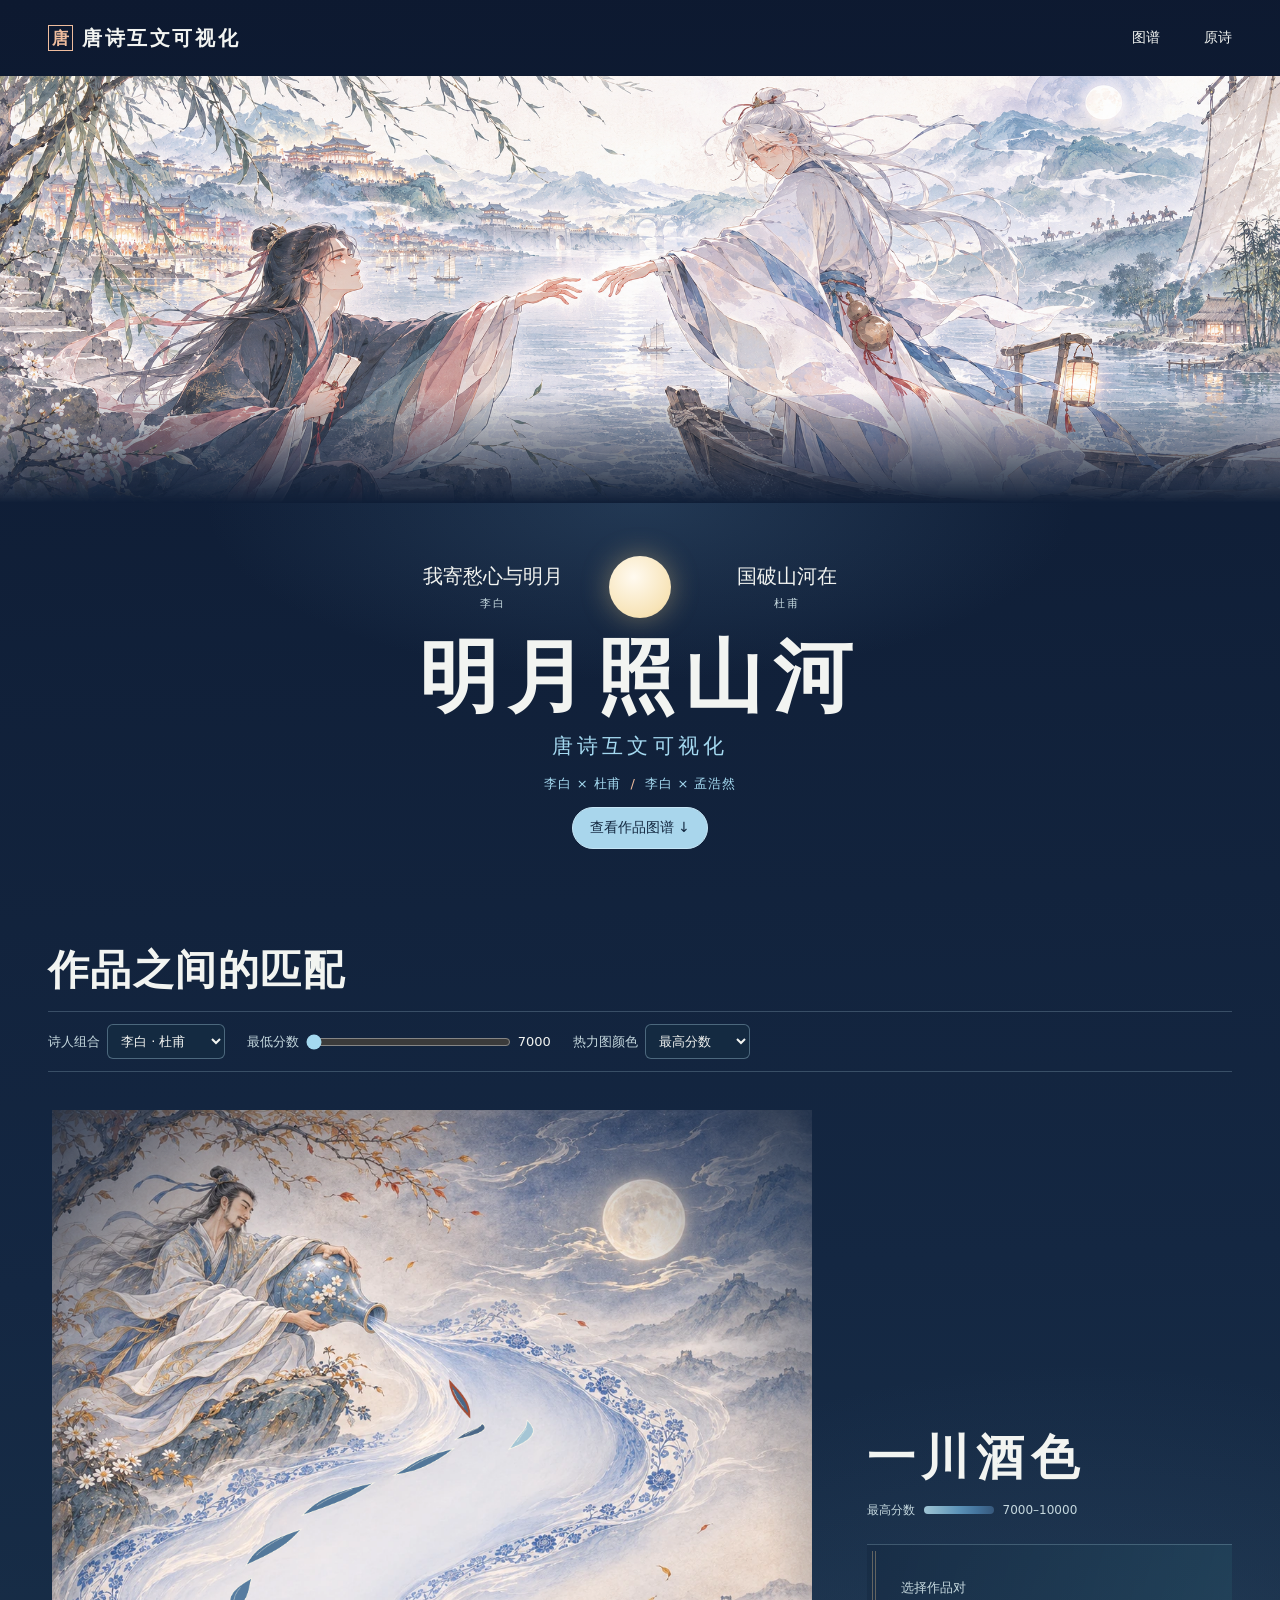
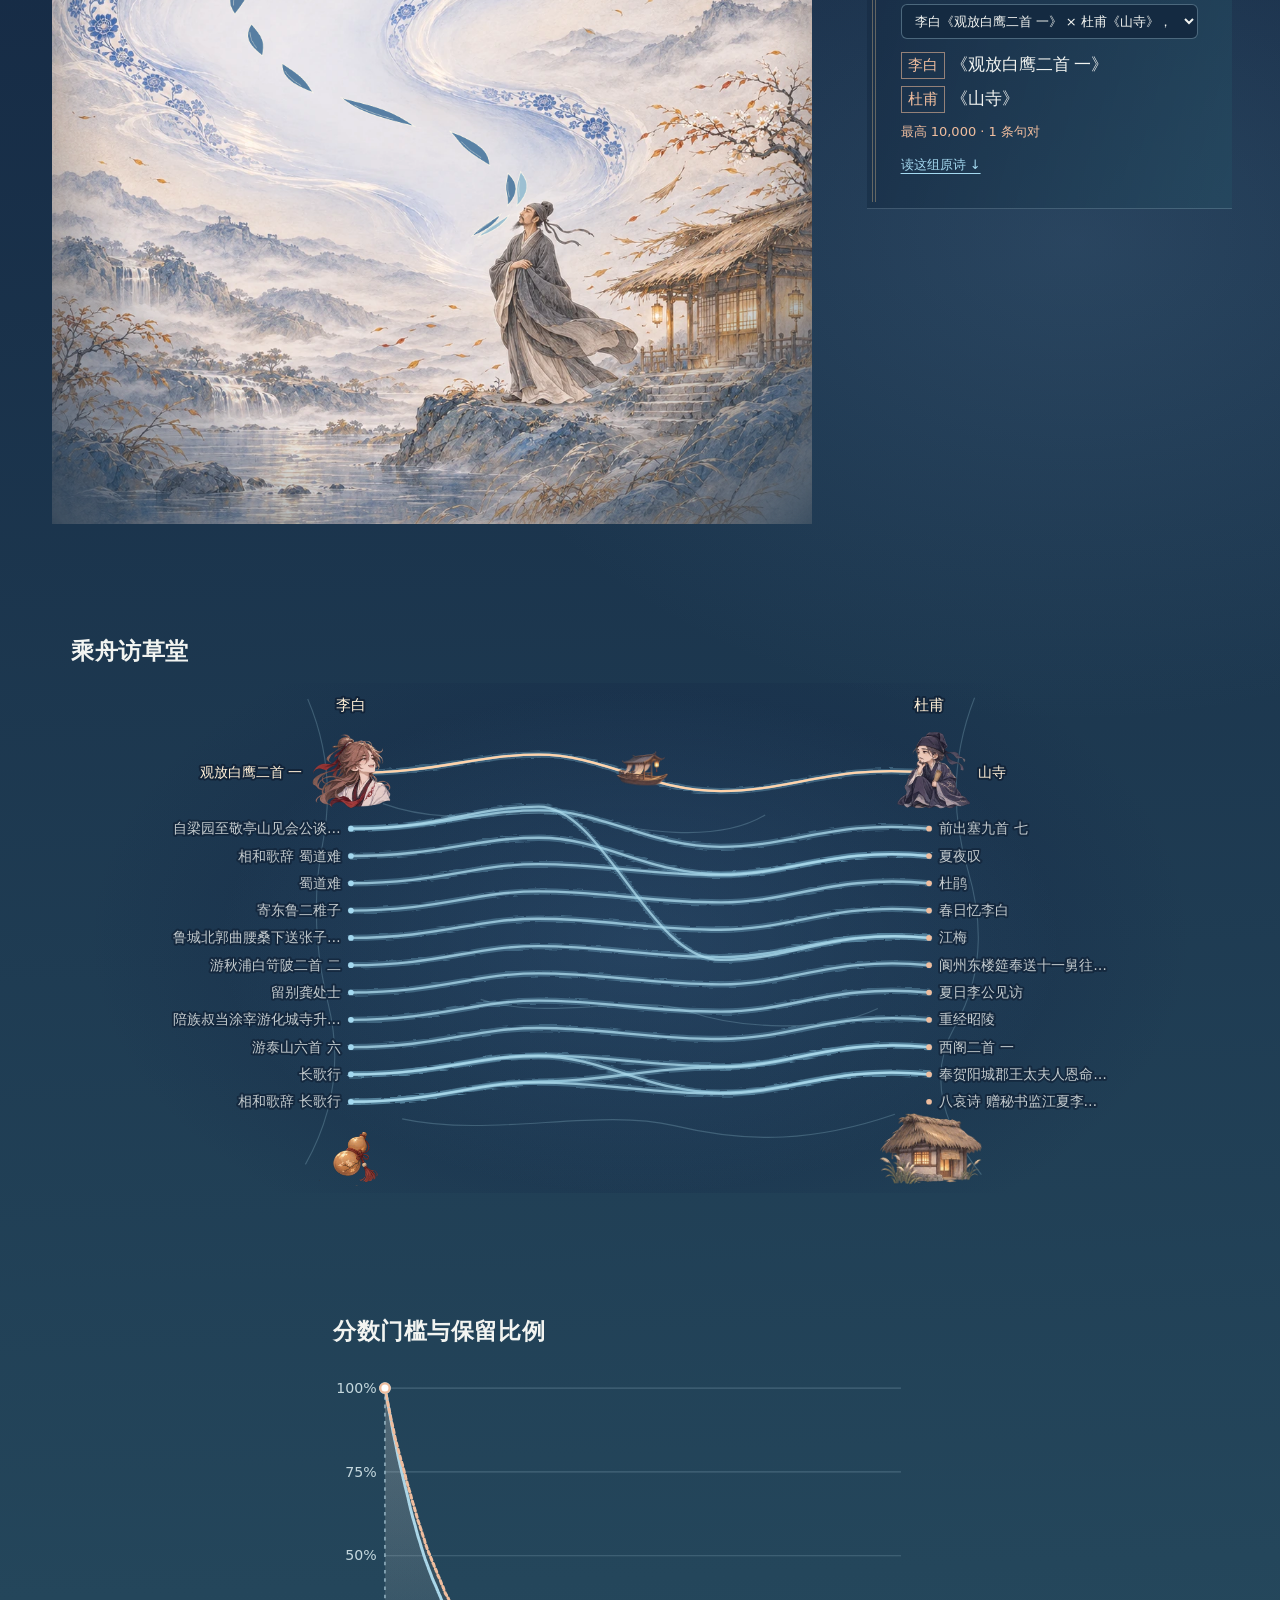
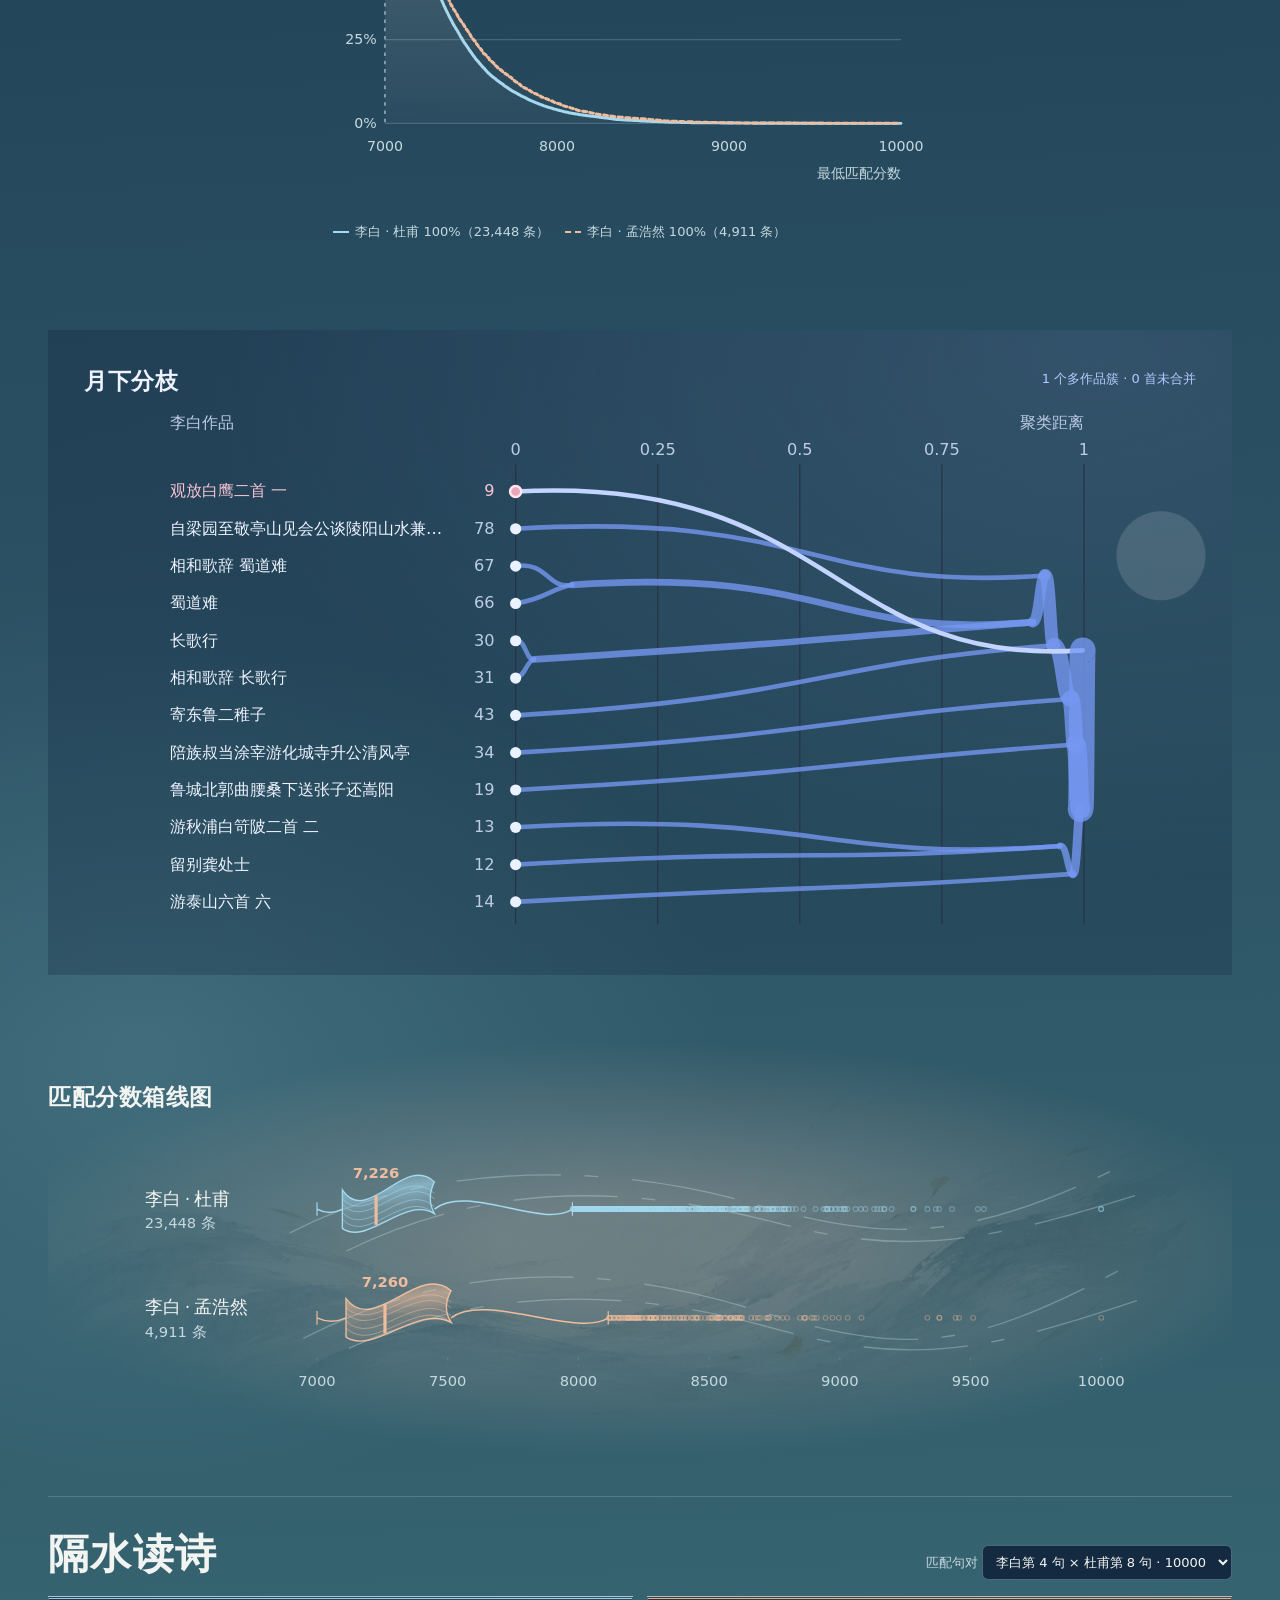
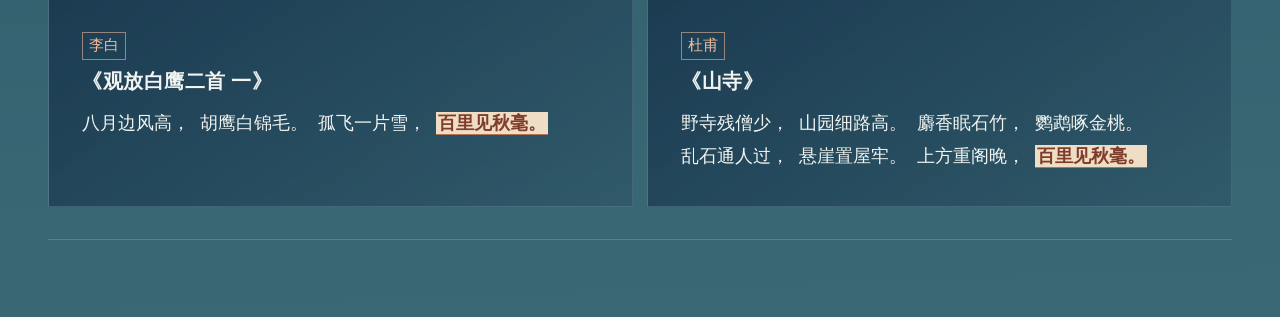
<file: docs/index.html>
<!doctype html>
<html lang="zh-CN" data-runtime="static">
<head>
  <meta charset="utf-8">
  <meta name="viewport" content="width=device-width, initial-scale=1">
  <meta name="theme-color" content="#101d36">
  <title>唐诗互文可视化</title>
  <link rel="stylesheet" href="./style.css">
  <script defer src="./app.js"></script>
</head>
<body>
  <a class="skip-link" href="#main">跳到正文</a>
  <nav class="site-nav wrap" aria-label="页面导航">
    <a class="wordmark" href="#top"><span class="site-seal" aria-hidden="true">唐</span>唐诗互文可视化</a>
    <div class="nav-links">
      <a class="nav-create" href="#create">二创</a>
      <a href="#relations">图谱</a>
      <a href="#poems">原诗</a>
    </div>
  </nav>
  <header id="top" class="masthead">
    <div class="hero-copy">
      <div class="hero-verses">
        <blockquote>我寄愁心与明月<cite title="闻王昌龄左迁龙标遥有此寄">李白</cite></blockquote>
        <div class="hero-moon" aria-hidden="true"></div>
        <blockquote>国破山河在<cite title="春望">杜甫</cite></blockquote>
      </div>
      <h1>明月照山河<span>唐诗互文可视化</span></h1>
      <p class="hero-poets">李白 × 杜甫 <span aria-hidden="true">/</span> 李白 × 孟浩然</p>
      <a class="action" href="#create">开始二创 <span aria-hidden="true">↓</span></a>
    </div>
    <figure class="hero-art">
      <img src="./cover.png" alt="唐风插画，两人在月下的江面上隔着船岸伸手相望" width="2172" height="724" fetchpriority="high">
    </figure>
  </header>
  <main id="main" class="wrap">
    <p id="startup" role="status">正在读取匹配数据…</p>
    <div id="workspace" hidden>
      <section id="create" class="section" aria-labelledby="create-title">
        <div class="create-layout">
          <aside class="create-context">
            <h2 id="create-title">月下题笺</h2>
            <label class="create-group">诗人组合
              <select id="create-group"><option value="du">李白 · 杜甫</option><option value="meng">李白 · 孟浩然</option></select>
            </label>
            <div id="seed">从上方选取诗句素材。</div>
            <div class="seed-actions">
              <button id="next-pair" class="secondary-action" type="button" disabled>换一组诗句 ↻</button>
              <a class="change-seed" href="#poems">读原诗 ↓</a>
            </div>
            <span id="api-status" class="status"></span>
          </aside>
          <form id="generate">
            <div class="controls">
              <label>创作方式 <select id="mode"><option value="text">历史题材短篇</option><option value="image">场景插图</option></select></label>
              <label id="upload" hidden>参考图（可选） <input id="reference" type="file" accept="image/png,image/jpeg,image/webp"></label>
            </div>
            <label class="idea">创作灵感 <textarea id="idea" required maxlength="2000" rows="3" placeholder="如：让两位诗人隔着不同年代望见同一只白鹰，以旅人视角写一段短篇。"></textarea></label>
            <div class="prompt-options" role="group" aria-label="灵感示例">
              <button class="secondary-action" type="button" data-idea="让两位诗人在同一轮明月下隔水相望，把选中的诗句融入重逢场景。">月下相逢</button>
              <button class="secondary-action" type="button" data-idea="以秋风中的茅屋为场景，借选中诗句的意象表现一夜风雨。">秋风过茅屋</button>
              <button class="secondary-action" type="button" data-idea="以旅人视角描绘一次江上夜航，把两句诗的意象带入沿岸风景。">江上夜航</button>
            </div>
            <label id="passcode-field" hidden>二创口令 <input id="generation-passcode" type="password" autocomplete="off"></label>
            <button id="submit" type="submit">落笔 · 生成二创</button>
            <p id="generation-state" role="status" class="note"></p>
            <div id="result"></div>
          </form>
        </div>
      </section>
      <section id="relations" class="section" aria-labelledby="relation-title">
        <div class="section-head">
          <h2 id="relation-title">作品之间的匹配</h2>
        </div>
        <div class="controls filter-bar">
          <label>诗人组合
            <select id="group"><option value="du">李白 · 杜甫</option><option value="meng">李白 · 孟浩然</option></select>
          </label>
          <label class="score-control">最低分数 <input id="threshold" type="range" min="7000" max="10000" step="1" value="7000"> <output id="cut" for="threshold">7000</output></label>
          <label>热力图颜色 <select id="metric"><option value="max">最高分数</option><option value="count">匹配句对数</option></select></label>
        </div>
        <article class="heat-scene">
          <div id="heat" role="region" aria-label="酒流热力图">
            <img class="heat-art" src="./wine-scroll.webp" alt="同一轮明月下，李白在山崖倾酒，杜甫立在秋风中的茅屋前遥望" width="1086" height="1448">
            <canvas id="heat-canvas" width="1086" height="1448" aria-hidden="true"></canvas>
            <p id="heat-hover" hidden aria-hidden="true"></p>
          </div>
          <div class="heat-reading">
            <div>
              <h3>一川酒色</h3>
              <div id="heat-scale"></div>
            </div>
            <div class="heat-selection">
              <label class="heat-picker">选择作品对 <select id="heat-pair"></select></label>
              <div id="heat-selected" aria-live="polite"></div>
              <a id="heat-read-link" href="#poems">读这组原诗 ↓</a>
            </div>
          </div>
        </article>
        <div class="wind-section">
          <article class="panel autumn-wind">
            <h3 id="network-title">乘舟访草堂</h3>
            <div class="chart boat-window" tabindex="0" role="region" aria-label="作品关系网络，可横向滚动">
              <div class="boat-stage">
                <div id="network"></div>
              </div>
            </div>
          </article>
          <article class="panel wind-distribution">
            <h3>分数门槛与保留比例</h3>
            <div id="retention" class="chart" tabindex="0" role="region" aria-label="分数门槛折线图，可横向滚动"></div>
            <p id="retention-summary" class="note retention-summary"></p>
          </article>
        </div>
        <article class="cluster-panel">
          <div class="cluster-head">
            <h3>月下分枝</h3>
            <div id="cluster-count"></div>
          </div>
          <div id="cluster" class="chart"></div>
        </article>
        <div class="distribution wind-sheet" aria-labelledby="distribution-title">
          <img class="box-backdrop" src="./autumn-wind.webp" alt="" width="1200" height="800">
          <div class="section-head">
            <h3 id="distribution-title">匹配分数箱线图</h3>
          </div>
          <div class="distribution-chart">
            <div id="boxes" class="chart"></div>
          </div>
        </div>
      </section>
      <section id="poems" class="section" aria-labelledby="reading-title">
        <div class="section-head">
          <h2 id="reading-title">隔水读诗</h2>
          <label>匹配句对 <select id="match" aria-label="选择匹配句对"></select></label>
        </div>
        <div id="reading" class="reading-grid" aria-live="polite"></div>
      </section>
    </div>
  </main>
</body>
</html>
</file>
<file: docs/style.css>
:root {
  color-scheme: dark;
  --paper: #0d1930;
  --ink: #f2f4f1;
  --dim: #c5d8de;
  --line: #adcbd940;
  --blue: #a4d9f0;
  --rose: #efbd9e;
  --gold: #ecd1a0;
  --serif: "Songti SC", "Noto Serif CJK SC", STSong, serif;
  font-family: "PingFang SC", "Microsoft YaHei", system-ui, sans-serif;
  color: var(--ink);
  background: var(--paper);
}

* { box-sizing: border-box; }
[hidden] { display: none !important; }
html { scroll-behavior: smooth; }
body {
  margin: 0;
  background:
    radial-gradient(ellipse 55rem 40rem at 84% 36%, #658eae38, transparent 75%),
    radial-gradient(ellipse 48rem 37rem at 11% 83%, #77adba3b, transparent 76%),
    linear-gradient(178deg, var(--paper), #142742 25%, #24465b 62%, #3a6975 100%);
  min-height: 100vh;
  padding-bottom: clamp(32px, 6vw, 80px);
}
a { color: inherit; }
:focus-visible { outline: 2px solid var(--rose); outline-offset: 4px; }
.skip-link { position: fixed; inset: 8px auto auto 8px; z-index: 2; padding: 12px; background: var(--paper); transform: translateY(-150%); }
.skip-link:focus { transform: none; }
.wrap { width: min(1250px, calc(100% - 96px)); margin-inline: auto; }

.site-nav {
  display: flex;
  align-items: center;
  justify-content: space-between;
  gap: 16px;
  min-height: 76px;
  padding-block: 12px;
}
.site-nav a, .action { text-decoration: none; }
.wordmark { display: flex; align-items: center; gap: 9px; font: 700 20px var(--serif); letter-spacing: .13em; white-space: nowrap; }
.site-seal { display: inline-grid; place-items: center; width: 25px; height: 26px; border: 1px solid var(--rose); color: var(--rose); font: 700 17px var(--serif); letter-spacing: 0; }
.nav-links { display: flex; align-items: center; gap: clamp(16px, 3.5vw, 44px); font-size: 14px; }
.nav-links a:hover { color: var(--rose); }
.nav-create { padding: 7px 14px; border: 1px solid #bcc9dc; border-radius: 999px; }

.masthead {
  display: grid;
  width: min(1800px, 100%);
  margin-inline: auto;
}
.hero-copy {
  grid-area: 2 / 1;
  display: flex;
  flex-direction: column;
  align-items: center;
  text-align: center;
  padding: clamp(26px, 4.2vw, 56px) 16px clamp(30px, 5vw, 66px);
  background: radial-gradient(ellipse 32rem 13rem at 50% 0%, #4a6f9052, transparent 85%);
}
.hero-poets { color: var(--blue); letter-spacing: .07em; font-size: 13px; }
.hero-poets span { color: var(--rose); margin-inline: 4px; }
.hero-verses { display: grid; grid-template-columns: 1fr auto 1fr; align-items: center; gap: clamp(12px, 3.6vw, 46px); }
.hero-verses blockquote { margin: 0; font: clamp(13px, 1.6vw, 21px)/1.45 var(--serif); color: var(--ink); }
cite { font-style: normal; }
.hero-verses cite { display: block; margin-top: 4px; color: var(--dim); font: 11px/1.5 system-ui, sans-serif; letter-spacing: .15em; }
.hero-moon {
  width: clamp(29px, 5vw, 62px);
  aspect-ratio: 1;
  border-radius: 50%;
  background: radial-gradient(circle at 40% 34%, #fffaf0 0, #f7e3b6 72%, #e7c388 100%);
  box-shadow: 0 0 28px #eac8836c;
}
h1, h2, h3 { font-family: var(--serif); margin: 0; }
h1 { font-size: clamp(40px, 6.2vw, 86px); line-height: 1.08; letter-spacing: .12em; margin-block: 17px 9px; }
h1 span { display: block; color: var(--blue); font-size: .27em; font-weight: 500; margin-top: .65em; letter-spacing: .19em; }
.hero-art { grid-area: 1 / 1; margin: 0; }
.hero-art img { display: block; width: 100%; height: auto; mask-image: linear-gradient(#000 74%, transparent); }
.action, button {
  display: inline-flex;
  align-items: center;
  justify-content: center;
  gap: 14px;
  color: #fff;
  background: #344e73;
  border: 0;
  border-radius: 7px;
  font-size: 14px;
  padding: 11px 17px;
  cursor: pointer;
}
.action { margin-top: 12px; background: #a9d6ec; color: #132840; border: 1px solid #c5e5f5; border-radius: 999px; }
.action:hover { background: #d4ebf6; }
button:not(:disabled):hover { background: #263c5a; }
button:disabled { background: #e4eaf3; color: #5a6780; cursor: default; }

h2 { font-size: clamp(26px, 3.2vw, 42px); letter-spacing: .035em; line-height: 1.24; }
h3 { font-size: 23px; letter-spacing: .025em; }
p { line-height: 1.65; margin: 6px 0 0; }
.note, .section-head p { color: var(--dim); font-size: 13px; }
.section { padding-block: 32px; border-bottom: 1px solid var(--line); scroll-margin-top: 18px; }
.section-head { display: flex; align-items: end; justify-content: space-between; gap: 10px 22px; flex-wrap: wrap; margin-bottom: 16px; }
.distribution { margin-top: clamp(27px, 5vw, 56px); }
.wind-sheet {
  position: relative;
  isolation: isolate;
  padding-block: clamp(26px, 4vw, 52px);
}
.box-backdrop {
  position: absolute;
  inset: 0;
  width: 100%;
  height: 100%;
  object-fit: cover;
  object-position: center 48%;
  opacity: .5;
  filter: brightness(.67) saturate(.72);
  mask-image: radial-gradient(ellipse 76% 65%, #000 16%, transparent 74%);
  z-index: -1;
  pointer-events: none;
}
@media (prefers-reduced-motion: no-preference) {
  .box-backdrop { animation: autumn-gust 10s ease-in-out infinite alternate; }
  @keyframes autumn-gust {
    from { transform: translate(-1.4%, 1%); opacity: .36; }
    to { transform: translate(1.4%, -1%); opacity: .5; }
  }
}
.wind-sheet { overflow: clip; }
.distribution-chart { padding-top: 3px; }
#boxes svg { margin-inline: auto; }
#boxes .gridline { stroke: var(--line); stroke-dasharray: 2 5; }
#boxes .box-poets { font-family: var(--serif); font-size: 16px; }
#boxes .box-score { fill: var(--rose); font-weight: 700; }
#boxes .box-median { stroke: var(--rose); stroke-width: 2.8; }
#boxes .wind-ribbon { stroke-width: 1.2; }
#boxes .box-gusts { fill: none; stroke: #d1ebed; stroke-width: 1.2; opacity: .31; }
@media (prefers-reduced-motion: no-preference) {
  #boxes .box-gusts {
    stroke-dasharray: 92 21 12 30;
    animation: wind-across 7s linear infinite;
  }
  @keyframes wind-across { to { stroke-dashoffset: -155; } }
}

.controls { display: flex; align-items: center; flex-wrap: wrap; gap: 10px 22px; margin-bottom: 14px; }
.filter-bar { padding: 12px 0; border-block: 1px solid var(--line); }
.controls label { display: flex; align-items: center; flex-wrap: wrap; gap: 7px; }
label { color: var(--dim); font-size: 13px; }
select, textarea, button, input { font: inherit; }
select, textarea { background: #142a41; color: var(--ink); border: 1px solid #8aafbf78; border-radius: 6px; padding: 8px 9px; }
#passcode-field { display: flex; align-items: center; flex-wrap: wrap; gap: 8px; margin: 0 0 12px; }
#generation-passcode { max-width: 100%; padding: 8px 9px; background: #142a41; color: var(--ink); border: 1px solid #8aafbf78; border-radius: 6px; }
select { max-width: min(100%, 320px); }
#match { max-width: min(69vw, 400px); }
input[type=range] { accent-color: var(--blue); width: clamp(118px, 16vw, 215px); margin: 0; }
output { color: var(--ink); font-variant-numeric: tabular-nums; min-width: 4ch; }
.relation-grid, .reading-grid { display: grid; grid-template-columns: repeat(2, minmax(0, 1fr)); gap: 14px; }
.panel, .poem { min-width: 0; padding: clamp(14px, 2.1vw, 23px); }
.chart { width: 100%; overflow: auto; }
.chart svg { display: block; width: 100%; }
#boxes svg { min-width: 490px; max-width: 1020px; }
#retention svg { min-width: 425px; }
.heat-scene {
  display: grid;
  grid-template-columns: minmax(0, 2.1fr) minmax(0, 1fr);
  align-items: center;
  gap: clamp(16px, 4vw, 62px);
  margin: clamp(16px, 3vw, 38px) 0 0;
}
#heat { position: relative; min-width: 0; width: 100%; max-width: 760px; margin-inline: auto; }
.heat-art { display: block; width: 100%; height: auto; mask-image: radial-gradient(ellipse 78% 73%, #000 58%, transparent 100%); }
#heat-canvas { position: absolute; inset: 0; width: 100%; height: 100%; }
#heat-hover {
  position: absolute;
  inset: auto 14px 14px;
  width: fit-content;
  max-width: calc(100% - 28px);
  padding: 8px 12px;
  border-left: 2px solid var(--gold);
  background: #102138f2;
  font: 13px/1.6 var(--serif);
  pointer-events: none;
}
.heat-reading { display: grid; gap: 25px; align-content: center; padding-block: 8px; }
.heat-reading h3 { font-size: clamp(27px, 4vw, 48px); letter-spacing: .14em; }
.heat-selection {
  position: relative;
  padding: clamp(19px, 2.7vw, 34px);
  border-block: 1px solid var(--line);
  background: linear-gradient(105deg, #172c45d1, #254b61a6);
}
.heat-selection::before {
  content: "";
  position: absolute;
  inset: 6px auto 6px 5px;
  width: 2px;
  border-inline: 1px solid #c2a98270;
  pointer-events: none;
}
.heat-picker { display: grid; gap: 7px; }
.heat-picker select { width: 100%; max-width: 100%; }
#heat-selected { font: 17px/1.7 var(--serif); margin: 12px 0; overflow-wrap: anywhere; }
#heat-selected .pair-work { display: flex; gap: 6px; align-items: baseline; }
.pair-work .poet-seal { flex: 0 0 auto; margin: 0; }
#heat-selected .pair-score { margin-top: 9px; font: 13px/1.5 system-ui, sans-serif; color: var(--rose); }
.heat-selection a { color: var(--blue); font-size: 13px; text-underline-offset: 4px; }
#heat-scale { display: flex; align-items: center; flex-wrap: wrap; gap: 5px 9px; color: var(--dim); font-size: 12px; margin-top: 12px; }
.heat-ramp { width: 70px; height: 8px; border-radius: 5px; }
.wind-section {
  margin-top: clamp(40px, 7vw, 93px);
}
.autumn-wind h3 { margin-bottom: 16px; }
.boat-stage {
  position: relative;
  isolation: isolate;
  min-width: 670px;
  background: radial-gradient(ellipse 54% 75%, #101f42a3, transparent 90%);
}
.river-sprite { overflow: hidden; }
.river-boat, .river-scenery { pointer-events: none; }
.river-scenery path { fill: none; stroke: #9dccdc; stroke-width: 1; opacity: .26; }
.wind-distribution {
  width: min(660px, 100%);
  margin: clamp(35px, 6vw, 78px) auto 0;
}
.wind-distribution .chart { margin-top: 8px; }
#network .axis-label, #network .network-author {
  paint-order: stroke;
  stroke: #102136d9;
  stroke-width: 3.5;
  stroke-linejoin: round;
}
#network .axis-label { font-size: 12px; opacity: .78; }
#network .network-work.chosen .axis-label, #network .network-work:hover .axis-label { opacity: 1; fill: #fff0d7; }
#network .network-author { fill: #fff0d7; }
#network .visible-edge { fill: none; stroke: #b0deef; opacity: .74; stroke-linecap: round; }
#network .wind-wash { fill: none; stroke: #88c5df; stroke-linecap: round; opacity: .3; filter: url(#network-brush); pointer-events: none; }
#network .edge:hover .visible-edge, #network .edge:focus-visible .visible-edge { stroke: var(--rose); opacity: 1; }
.wind-highlights { pointer-events: none; }
.wind-selected { fill: none; stroke: #ffd2aa; stroke-linecap: round; opacity: 0; }
.wind-selected.chosen { opacity: 1; }
.retention-line { fill: none; stroke-width: 2.5; stroke-linecap: round; stroke-linejoin: round; }
.retention-du { stroke: var(--blue); }
.retention-meng { stroke: var(--rose); }
.retention-line.retention-meng { stroke-dasharray: 4 3; }
#retention-cursor circle { fill: #fff; stroke-width: 2; }
.retention-rule { stroke: #b1d0de; stroke-dasharray: 3 4; }
.retention-hit { cursor: crosshair; }
.wind-section .retention-summary { display: flex; flex-wrap: wrap; gap: 5px 16px; font-variant-numeric: tabular-nums; }
.score-key::before { content: ""; display: inline-block; width: 16px; border-top: 2px solid var(--blue); margin: 0 6px 3px 0; }
.score-key-meng::before { border-top: 2px dashed var(--rose); }

.cluster-panel {
  margin-top: clamp(26px, 6vw, 64px);
  padding: clamp(16px, 3.2vw, 36px);
  color: #eef3ff;
  background:
    radial-gradient(circle at 94% 35%, #d9e2e429 0 44px, #d9e2e400 45px),
    radial-gradient(ellipse at 88% 3%, #6889ad3a 0, transparent 60%),
    linear-gradient(150deg, #172b455e, #10283b42 76%);
}
.cluster-head { display: flex; align-items: start; justify-content: space-between; flex-wrap: wrap; gap: 8px 18px; }
#cluster-count { color: #b4caff; font-size: 13px; padding-top: 4px; }
#cluster svg { min-width: 550px; max-width: 970px; margin-inline: auto; }
#cluster svg text { fill: #eef3ff; }
#cluster svg .cluster-muted { fill: #becce3; }
#cluster .cluster-branch { fill: none; stroke: #7698f2; opacity: .78; }
#cluster .cluster-branch.chosen { stroke: #c2d4ff; opacity: 1; }
#cluster .cluster-leaf circle { fill: #eaf1ff; }
#cluster .cluster-leaf.chosen circle { fill: #e9a6bb; stroke: #ffe5ee; stroke-width: 2; }
#cluster .cluster-leaf:hover text, #cluster .cluster-leaf.chosen text { fill: #f7c2d3; }
svg text { fill: var(--ink); font-family: inherit; font-size: 13px; }
svg .muted { fill: var(--dim); }
svg .gridline { stroke: var(--line); }
svg .axis-label { font-size: 12px; }
svg .visible-edge { stroke: #5976a4; opacity: .53; pointer-events: none; }
svg .edge.chosen .visible-edge, svg .edge:hover .visible-edge, svg .edge:focus-visible .visible-edge { stroke: #963d5a; opacity: 1; }
svg [role=button] { cursor: pointer; }

.poem {
  position: relative;
  border: 1px solid var(--line);
  border-top: 3px double #a2c6da;
  border-radius: 0;
  padding: clamp(17px, 3vw, 33px);
  background: linear-gradient(145deg, #143049c7, #2b5364a3);
}
.poem:nth-child(2) { border-top-color: #ddaf93; }
.poet-seal {
  display: inline-block;
  margin: 0 0 8px;
  padding: 1px 6px;
  color: var(--rose);
  border: 1px solid #ddaf93a0;
  font: 15px/1.55 var(--serif);
}
.poem h3 { font-size: 20px; overflow-wrap: anywhere; }
.poem .lines { max-height: 230px; overflow: auto; margin-top: 12px; font: 18px/1.85 var(--serif); }
.poem .lines span { display: inline-block; margin-right: .3em; }
mark { color: #803c2b; background: #efddc5; font-weight: 650; padding: 1px 2px; border-bottom: 1px solid #b47155; }
.create-layout {
  display: grid;
  grid-template-columns: minmax(0, 1fr) minmax(0, 1.85fr);
  border: 1px solid #9fcbdf5c;
  border-radius: 18px;
  overflow: hidden;
  box-shadow: 0 16px 55px #050e2060;
}
.create-context {
  padding: clamp(18px, 3.6vw, 44px);
  color: #f8f1df;
  background:
    linear-gradient(155deg, #122239ef 0%, #1e3951d9 56%, #28576ac4 100%),
    url("./autumn-wind.webp") center bottom / cover;
}
.create-context h2 { padding-right: 31px; }
.create-group { display: flex; align-items: center; flex-wrap: wrap; gap: 8px; margin: 19px 0 12px; }
.create-context .status { color: #e4e0d5; }
#seed { font: 19px/1.6 var(--serif); overflow-wrap: anywhere; }
#seed blockquote {
  margin: 10px 0 0;
  padding: 0 0 0 12px;
  border-left: 1px solid #c9aa719f;
}
#seed cite { display: block; color: #e1c78f; font-size: 12px; margin-top: 1px; }
.seed-actions, .prompt-options { display: flex; align-items: center; gap: 8px; flex-wrap: wrap; }
.seed-actions { margin-top: 16px; }
.prompt-options { margin: 0 0 16px; }
.change-seed { color: var(--gold); font-size: 13px; text-underline-offset: 3px; }
.secondary-action {
  background: #a4d9f011;
  color: var(--ink);
  border: 1px solid #a4d9f067;
  border-radius: 999px;
  padding: 7px 12px;
  font-size: 13px;
}
.secondary-action:not(:disabled):hover { background: #a4d9f034; }
.secondary-action:disabled { background: transparent; color: var(--dim); opacity: .65; }
.status { display: block; color: var(--dim); font-size: 12px; margin-top: 16px; overflow-wrap: anywhere; }
#generate {
  min-width: 0;
  padding: clamp(18px, 3.6vw, 44px);
  background: radial-gradient(ellipse at 92% 10%, #44698466, transparent 66%), #142b43;
}
#upload input { max-width: 100%; }
.idea { display: block; }
textarea {
  display: block;
  width: 100%;
  margin: 5px 0 13px;
  min-height: 117px;
  resize: vertical;
  font: 16px/28px var(--serif);
  background: repeating-linear-gradient(#11263b 0 27px, #9bb8c32e 27px 28px);
  background-origin: content-box;
  background-color: #11263b;
  border-color: #96bec467;
}
textarea::placeholder { color: #aebecb; }
#submit { background: #b6dce9; color: #112b40; border-radius: 7px; }
#submit:not(:disabled):hover { background: #d4ebf6; }
#submit:disabled { background: #39546a; color: #d4e1e7; }
#result:not(:empty) { margin-top: 14px; }
#result pre { font: inherit; white-space: pre-wrap; line-height: 1.75; overflow-wrap: anywhere; }
#result img { display: block; width: min(100%, 640px); border-radius: 8px; }
#result a { color: var(--blue); }

@media (max-width: 900px) {
  .wrap { width: calc(100% - 48px); }
  .relation-grid { grid-template-columns: 1fr; }
  #retention svg { max-width: 640px; margin-inline: auto; }
}
@media (max-width: 620px) {
  .wrap { width: calc(100% - 30px); }
  .site-nav { min-height: 60px; }
  .wordmark { gap: 5px; font-size: 14px; letter-spacing: .04em; }
  .nav-links { gap: 11px; font-size: 13px; }
  .nav-create { padding-inline: 7px; }
  .hero-copy { padding: 20px 12px 23px; }
  h1 { margin-top: 13px; font-size: clamp(33px, 9vw, 44px); }
  h1 span { font-size: .38em; }
  .action { margin-top: 16px; }
  .heat-scene { grid-template-columns: minmax(0, 1fr); }
  .heat-reading { gap: 14px; }
  .distribution { margin-top: 23px; }
  .section { padding-block: 23px; }
  .reading-grid, .create-layout { grid-template-columns: 1fr; }
  .distribution-chart { padding-top: 8px; }
  .controls { gap: 10px 15px; }
}
@media (prefers-reduced-motion: reduce) {
  html { scroll-behavior: auto; }
}
</file>
